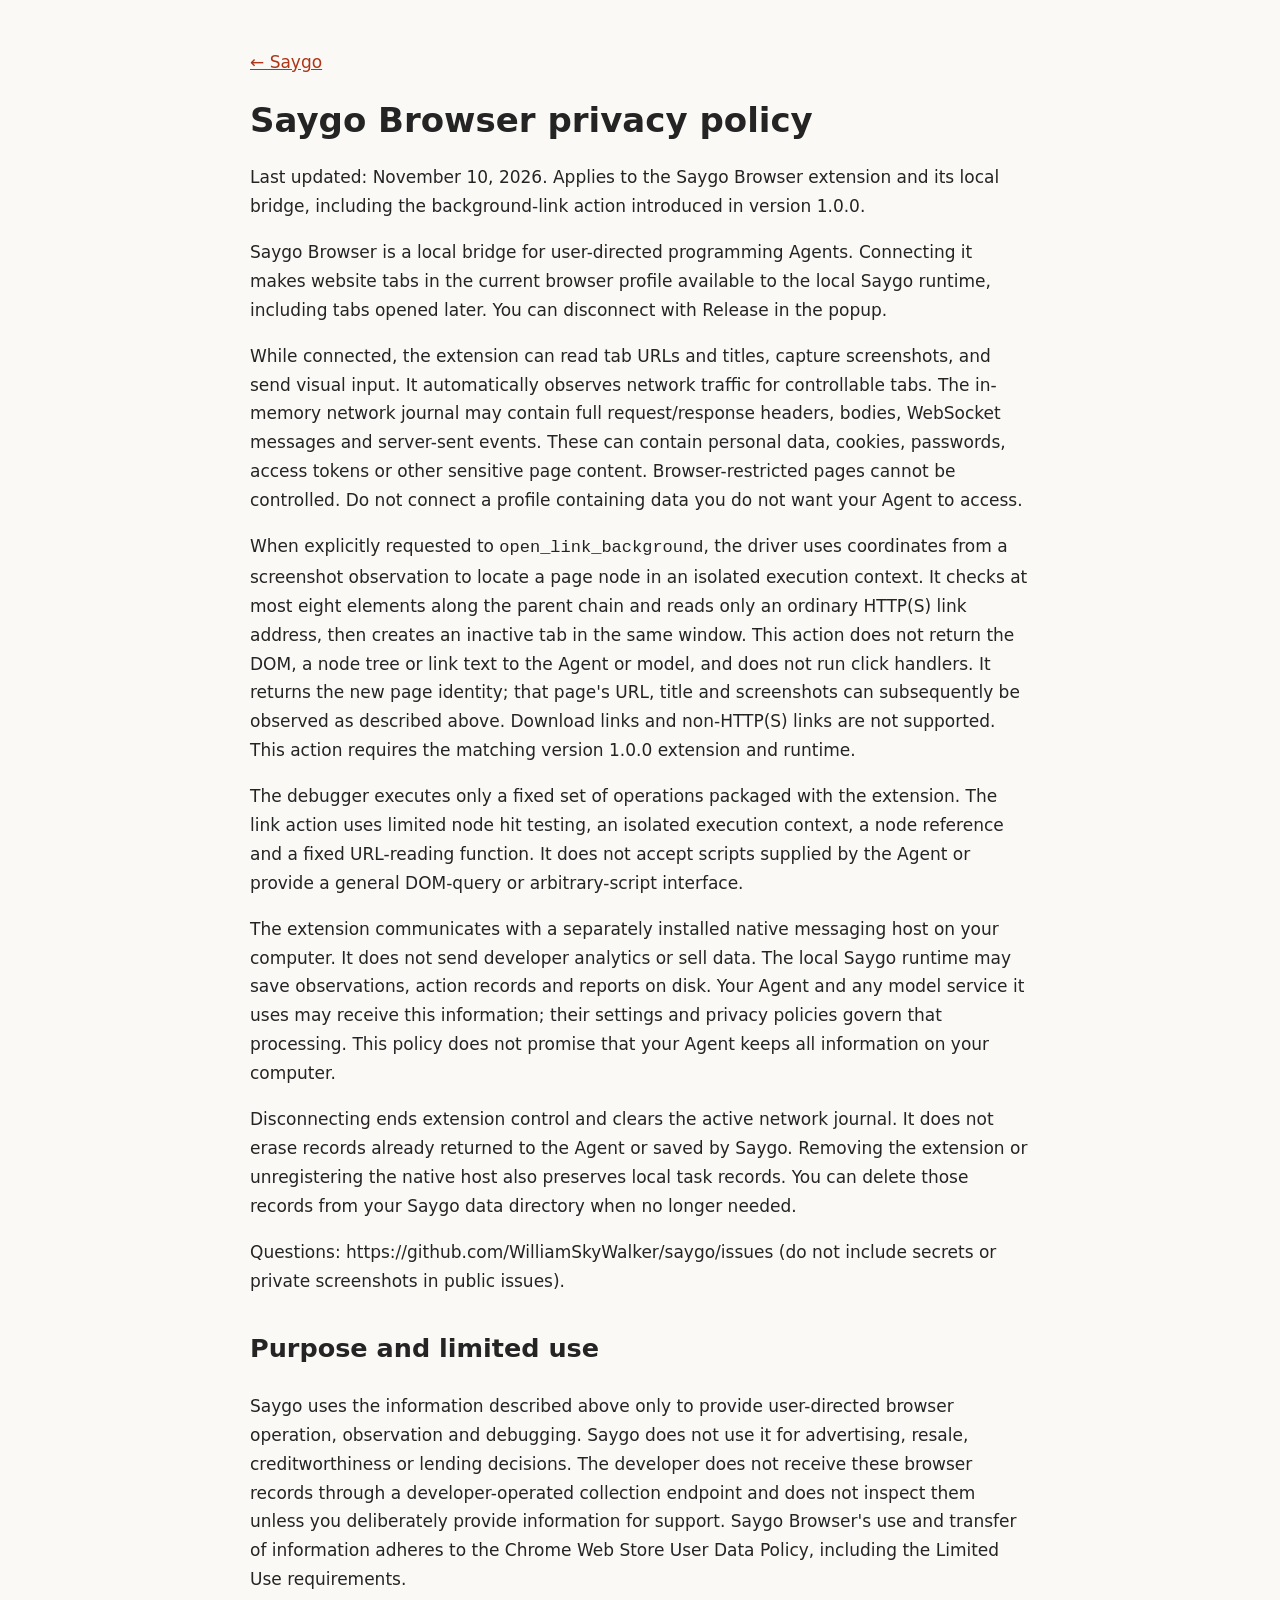
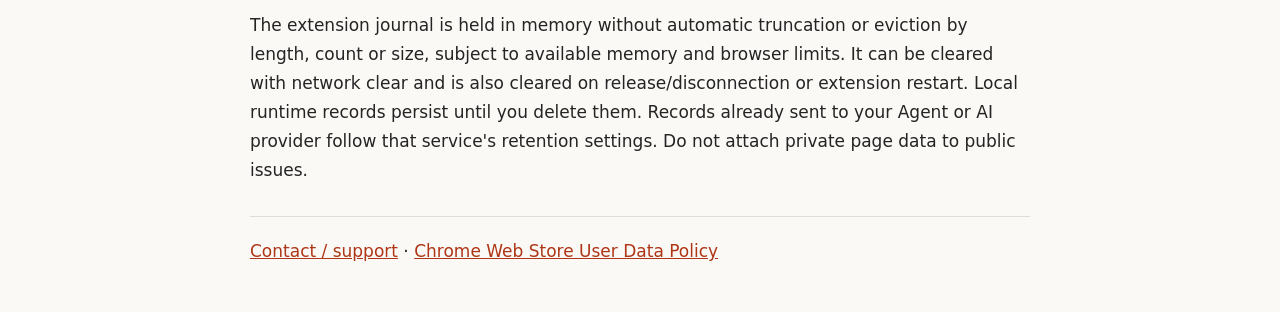
<file: website-project/privacy.html>
<!doctype html>
<html lang="en"><head><meta charset="utf-8"><meta name="viewport" content="width=device-width,initial-scale=1"><title>Saygo Browser Privacy Policy</title><link rel="icon" href="favicon.svg"><style>body{font:17px/1.7 system-ui,sans-serif;max-width:780px;margin:48px auto;padding:0 24px;color:#242424;background:#faf9f6}a{color:#ae3516}h1{line-height:1.2}h2{margin-top:32px}footer{border-top:1px solid #ddd;margin-top:32px;padding-top:20px}</style></head><body><a href="/">← Saygo</a><main><h1>Saygo Browser privacy policy</h1>
<p>Last updated: November 10, 2026. Applies to the Saygo Browser extension and its local bridge, including the background-link action introduced in version 1.0.0.</p>
<p>Saygo Browser is a local bridge for user-directed programming Agents. Connecting it makes website tabs in the current browser profile available to the local Saygo runtime, including tabs opened later. You can disconnect with Release in the popup.</p>
<p>While connected, the extension can read tab URLs and titles, capture screenshots, and send visual input. It automatically observes network traffic for controllable tabs. The in-memory network journal may contain full request/response headers, bodies, WebSocket messages and server-sent events. These can contain personal data, cookies, passwords, access tokens or other sensitive page content. Browser-restricted pages cannot be controlled. Do not connect a profile containing data you do not want your Agent to access.</p>
<p>When explicitly requested to <code>open_link_background</code>, the driver uses coordinates from a screenshot observation to locate a page node in an isolated execution context. It checks at most eight elements along the parent chain and reads only an ordinary HTTP(S) link address, then creates an inactive tab in the same window. This action does not return the DOM, a node tree or link text to the Agent or model, and does not run click handlers. It returns the new page identity; that page's URL, title and screenshots can subsequently be observed as described above. Download links and non-HTTP(S) links are not supported. This action requires the matching version 1.0.0 extension and runtime.</p>
<p>The debugger executes only a fixed set of operations packaged with the extension. The link action uses limited node hit testing, an isolated execution context, a node reference and a fixed URL-reading function. It does not accept scripts supplied by the Agent or provide a general DOM-query or arbitrary-script interface.</p>
<p>The extension communicates with a separately installed native messaging host on your computer. It does not send developer analytics or sell data. The local Saygo runtime may save observations, action records and reports on disk. Your Agent and any model service it uses may receive this information; their settings and privacy policies govern that processing. This policy does not promise that your Agent keeps all information on your computer.</p>
<p>Disconnecting ends extension control and clears the active network journal. It does not erase records already returned to the Agent or saved by Saygo. Removing the extension or unregistering the native host also preserves local task records. You can delete those records from your Saygo data directory when no longer needed.</p>
<p>Questions: https://github.com/WilliamSkyWalker/saygo/issues (do not include secrets or private screenshots in public issues).</p>
<h2>Purpose and limited use</h2>
<p>Saygo uses the information described above only to provide user-directed browser operation, observation and debugging. Saygo does not use it for advertising, resale, creditworthiness or lending decisions. The developer does not receive these browser records through a developer-operated collection endpoint and does not inspect them unless you deliberately provide information for support. Saygo Browser&#x27;s use and transfer of information adheres to the Chrome Web Store User Data Policy, including the Limited Use requirements.</p>
<p>The extension journal is held in memory without automatic truncation or eviction by length, count or size, subject to available memory and browser limits. It can be cleared with network clear and is also cleared on release/disconnection or extension restart. Local runtime records persist until you delete them. Records already sent to your Agent or AI provider follow that service&#x27;s retention settings. Do not attach private page data to public issues. </p></main><footer><a href="https://github.com/WilliamSkyWalker/saygo/issues">Contact / support</a> · <a href="https://developer.chrome.com/docs/webstore/program-policies/user-data-faq">Chrome Web Store User Data Policy</a></footer></body></html>
</file>
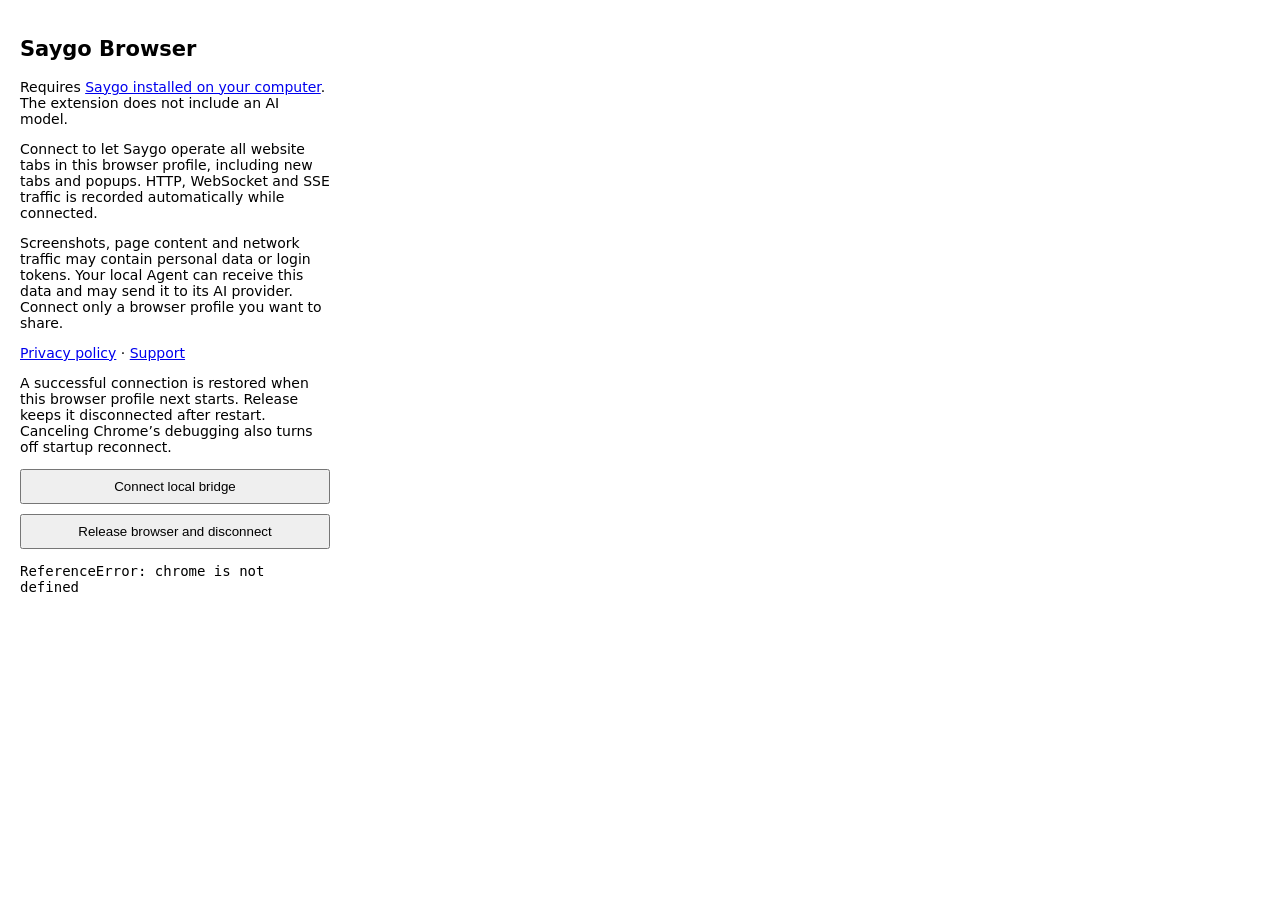
<file: extensions/saygo-browser/popup.html>
<!doctype html>
<html lang="en"><meta charset="utf-8"><title>Saygo Browser</title>
<style>body{font:14px system-ui;width:310px;padding:12px}button{display:block;margin:10px 0;padding:8px;width:100%}pre{white-space:pre-wrap;overflow-wrap:anywhere}</style>
<h2>Saygo Browser</h2>
<p>Requires <a href="https://saygo.work/" target="_blank" rel="noopener noreferrer">Saygo installed on your computer</a>. The extension does not include an AI model.</p>
<p>Connect to let Saygo operate all website tabs in this browser profile, including new tabs and popups. HTTP, WebSocket and SSE traffic is recorded automatically while connected.</p>
<p>Screenshots, page content and network traffic may contain personal data or login tokens. Your local Agent can receive this data and may send it to its AI provider. Connect only a browser profile you want to share.</p>
<p><a href="https://saygo.work/privacy.html" target="_blank" rel="noopener noreferrer">Privacy policy</a> · <a href="https://github.com/WilliamSkyWalker/saygo/issues" target="_blank" rel="noopener noreferrer">Support</a></p>
<p>A successful connection is restored when this browser profile next starts. Release keeps it disconnected after restart. Canceling Chrome’s debugging also turns off startup reconnect.</p>
<button id="connect">Connect local bridge</button>
<button id="release">Release browser and disconnect</button>
<pre id="status"></pre><script src="popup.js"></script></html>
</file>
